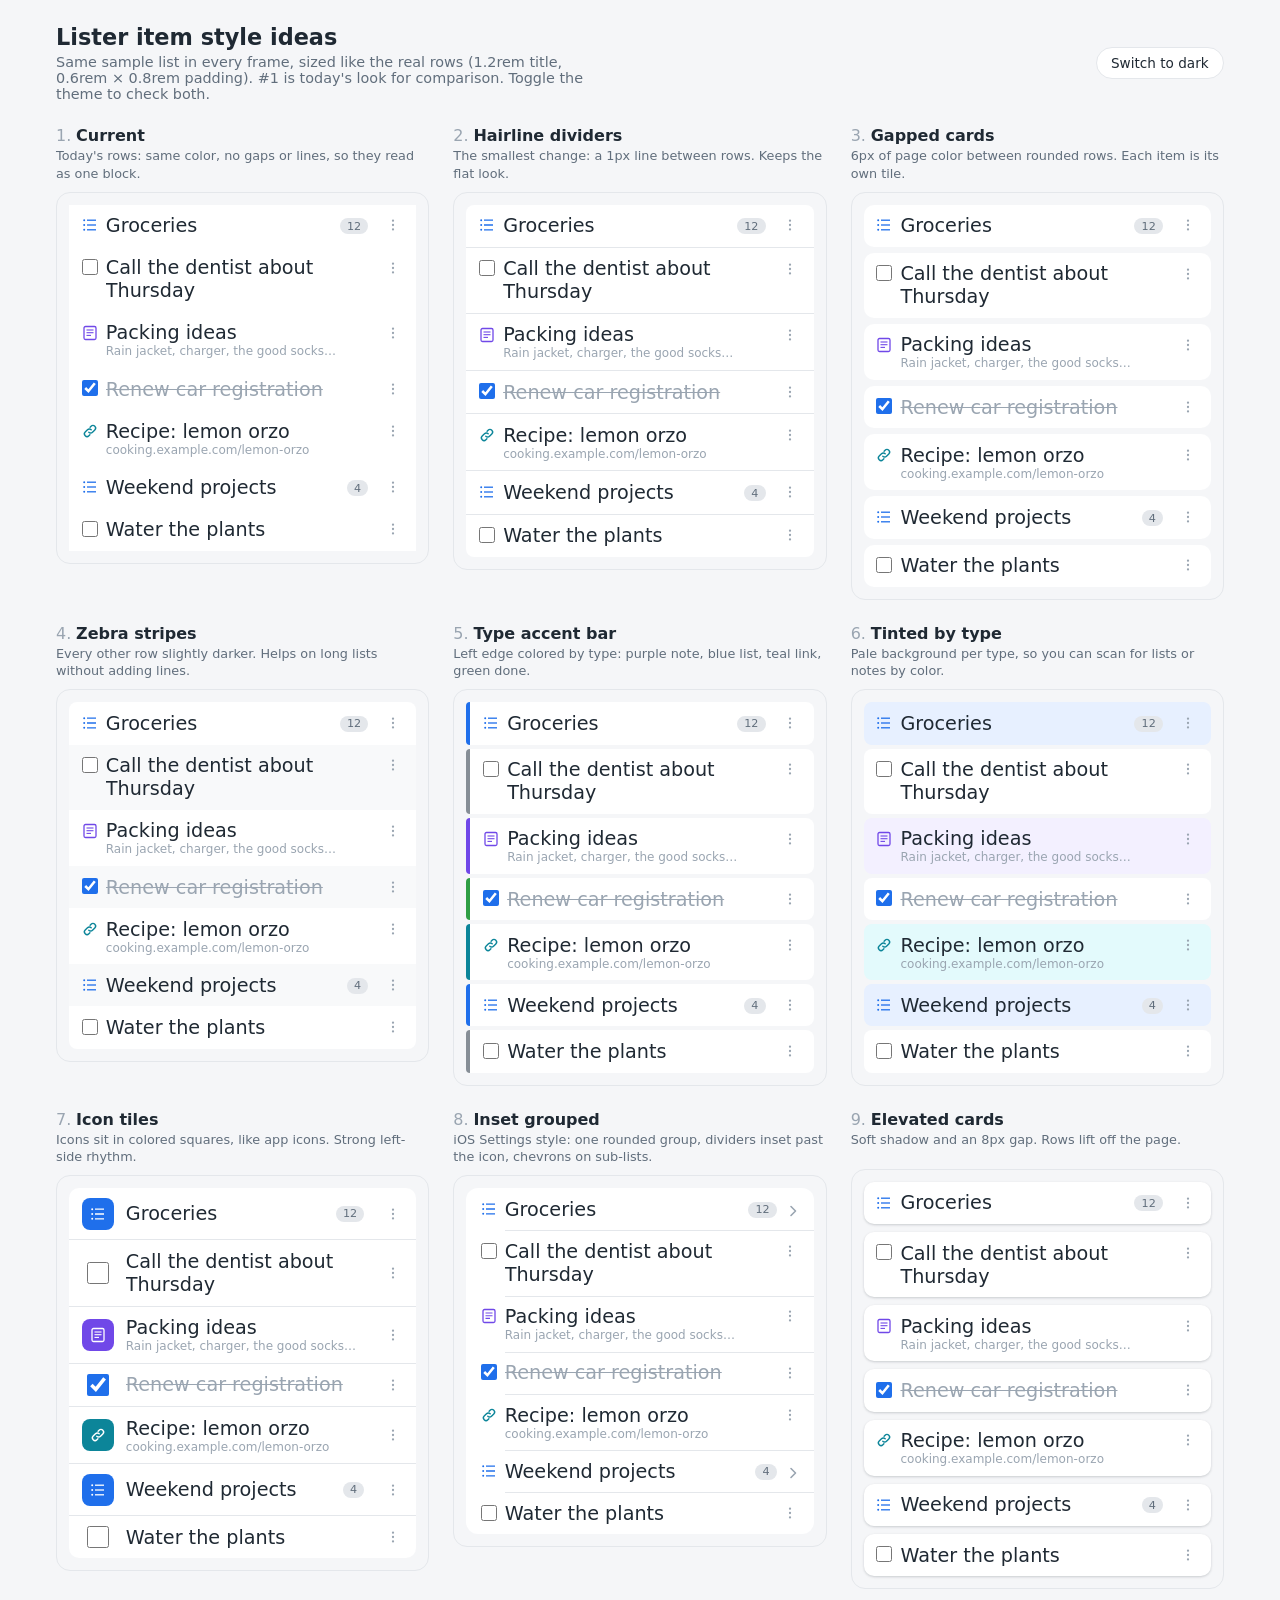
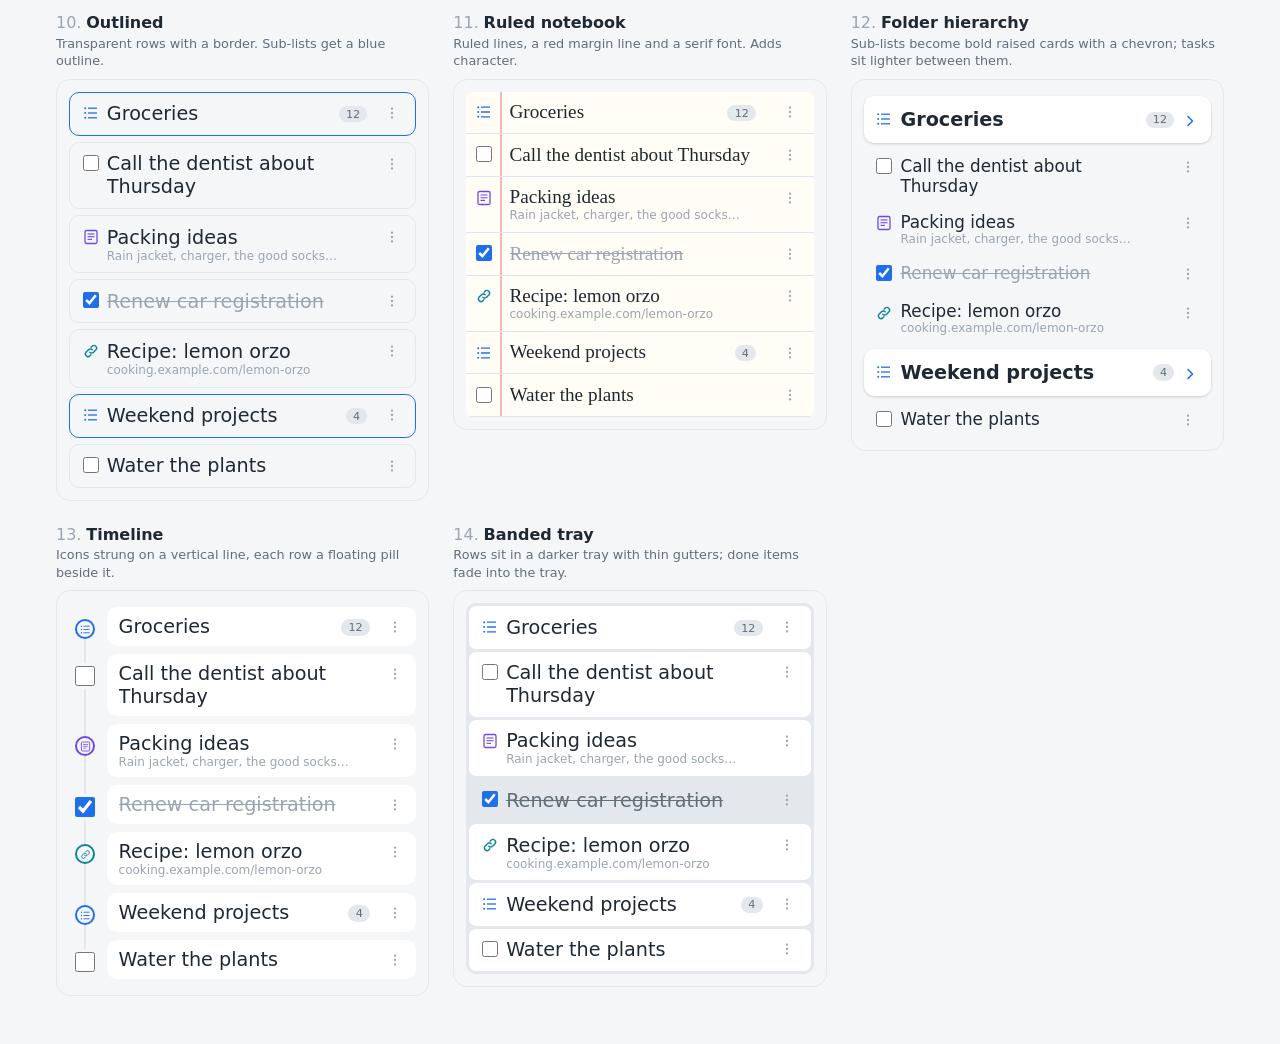
<file: mockups/item-styles.html>
<!doctype html>
<html lang="en" data-theme="light">
<head>
<meta charset="utf-8">
<meta name="viewport" content="width=device-width, initial-scale=1">
<title>Lister Item Styles</title>
<style>
:root {
    color-scheme: light;
    font-family: system-ui, -apple-system, "Segoe UI", sans-serif;
    --page: #f5f6f8;
    --frame: #f5f6f8;
    --row: #fff;
    --text: #1f2933;
    --muted: #9aa5b1;
    --soft: #616e7c;
    --line: #e4e7eb;
    --chip: #e4e7eb;
    --note: #7048e8;
    --list: #1f6feb;
    --link: #0c8599;
    --task: #868e96;
    --done: #2f9e44;
    --note-tint: #f3f0ff;
    --list-tint: #e7f0ff;
    --link-tint: #e3fafc;
    --task-tint: #fff;
    --shadow: 0 1px 3px rgba(31, 41, 51, .12), 0 1px 2px rgba(31, 41, 51, .08);
    --zebra: #f8f9fa;
    --paper: #fffdf5;
    --rule: #dbe4f0;
    --margin-rule: #f2b8b5;
}
:root[data-theme="dark"] {
    color-scheme: dark;
    --page: #11171d;
    --frame: #1f2933;
    --row: #000;
    --text: #f5f6f8;
    --muted: #7b8794;
    --soft: #9aa5b1;
    --line: #323f4b;
    --chip: #3e4c59;
    --note: #9775fa;
    --list: #4c8dff;
    --link: #3bc9db;
    --task: #adb5bd;
    --done: #51cf66;
    --note-tint: #1e1733;
    --list-tint: #0f1d33;
    --link-tint: #0b2226;
    --task-tint: #141b22;
    --shadow: 0 1px 3px rgba(0, 0, 0, .6);
    --zebra: #161d24;
    --paper: #1a1f24;
    --rule: #2a3440;
    --margin-rule: #5c2b2b;
}
* { box-sizing: border-box; }
body { margin: 0; background: var(--page); color: var(--text); }
.top {
    max-width: 1200px; margin: 0 auto; padding: 1.5rem 16px .5rem;
    display: flex; flex-wrap: wrap; align-items: center; justify-content: space-between; gap: 1rem;
}
.top h1 { margin: 0; font-size: 1.4rem; }
.top p { margin: .25rem 0 0; color: var(--soft); font-size: .9rem; max-width: 60ch; }
.toggle {
    border: 1px solid var(--line); background: var(--row); color: var(--text);
    padding: .45rem .9rem; border-radius: 999px; cursor: pointer; font: inherit; font-size: .85rem;
}
.grid {
    max-width: 1200px; margin: 0 auto; padding: 1rem 16px 3rem;
    display: grid; grid-template-columns: repeat(auto-fill, minmax(340px, 1fr)); gap: 1.5rem;
}
.card h2 { margin: 0 0 .15rem; font-size: 1rem; }
.card h2 span { color: var(--muted); font-weight: 500; margin-right: .3rem; }
.card .why { margin: 0 0 .6rem; color: var(--soft); font-size: .8rem; line-height: 1.35; min-height: 2.2em; }
.phone { background: var(--frame); border-radius: 14px; padding: 12px; border: 1px solid var(--line); }

/* ---------- shared row skeleton (mirrors the real .item / .item-main) ---------- */
.items { list-style: none; margin: 0; padding: 0; }
.item { position: relative; background: var(--row); color: var(--text); padding: .6rem .8rem; }
.item-main { display: flex; align-items: flex-start; gap: .5rem; }
.item-main > .ico, .item-main > input { margin-top: .2em; flex-shrink: 0; }
.ico { width: 16px; height: 16px; display: flex; }
.ico.note { color: var(--note); } .ico.list { color: var(--list); } .ico.link { color: var(--link); }
input[type="checkbox"] { width: 16px; height: 16px; margin: .2em 0 0; accent-color: var(--list); }
.title-group { display: flex; flex-direction: column; flex: 1; min-width: 0; }
.text { font-size: 1.2rem; display: -webkit-box; -webkit-box-orient: vertical; -webkit-line-clamp: 2; overflow: hidden; }
.preview { font-size: .75rem; color: var(--muted); white-space: nowrap; overflow: hidden; text-overflow: ellipsis; }
.item.done .text { text-decoration: line-through; color: var(--muted); }
.count { font-size: .7rem; color: var(--soft); background: var(--chip); padding: .1rem .45rem; border-radius: 999px; margin-top: .35em; flex-shrink: 0; }
.edit { color: var(--muted); width: 2.1rem; height: 2.1rem; display: flex; align-items: center; justify-content: center; flex-shrink: 0; margin: -.35rem -.4rem -.35rem 0; }
.chev { display: none; }

/* ---------- 1. current ---------- */
/* (no extra rules: rows touch, same color, no separators) */

/* ---------- 2. hairline dividers ---------- */
.s-dividers .item + .item { border-top: 1px solid var(--line); }
.s-dividers .items { border-radius: 8px; overflow: hidden; }

/* ---------- 3. gapped cards ---------- */
.s-cards .items { display: flex; flex-direction: column; gap: 6px; }
.s-cards .item { border-radius: 10px; }

/* ---------- 4. zebra ---------- */
.s-zebra .item:nth-child(even) { background: var(--zebra); }
.s-zebra .items { border-radius: 8px; overflow: hidden; }

/* ---------- 5. type accent bar ---------- */
.s-accent .items { display: flex; flex-direction: column; gap: 4px; }
.s-accent .item { border-left: 4px solid var(--task); border-radius: 4px 8px 8px 4px; }
.s-accent .item.k-note { border-left-color: var(--note); }
.s-accent .item.k-list { border-left-color: var(--list); }
.s-accent .item.k-link { border-left-color: var(--link); }
.s-accent .item.done { border-left-color: var(--done); }

/* ---------- 6. tinted by type ---------- */
.s-tint .items { display: flex; flex-direction: column; gap: 4px; }
.s-tint .item { border-radius: 8px; background: var(--task-tint); }
.s-tint .item.k-note { background: var(--note-tint); }
.s-tint .item.k-list { background: var(--list-tint); }
.s-tint .item.k-link { background: var(--link-tint); }

/* ---------- 7. icon tiles ---------- */
.s-tiles .item + .item { border-top: 1px solid var(--line); }
.s-tiles .items { border-radius: 10px; overflow: hidden; }
.s-tiles .item-main { align-items: center; gap: .75rem; }
.s-tiles .item-main > .ico, .s-tiles .item-main > input { margin-top: 0; }
.s-tiles .ico { width: 32px; height: 32px; border-radius: 8px; align-items: center; justify-content: center; color: #fff; }
.s-tiles .ico svg { width: 16px; height: 16px; }
.s-tiles .ico.note { background: var(--note); } .s-tiles .ico.list { background: var(--list); } .s-tiles .ico.link { background: var(--link); }
.s-tiles input[type="checkbox"] { width: 32px; height: 22px; }
.s-tiles .count { margin-top: 0; }

/* ---------- 8. inset grouped (iOS settings) ---------- */
.s-inset .items { border-radius: 12px; overflow: hidden; }
.s-inset .item { padding-left: 0; }
.s-inset .item-main { padding-left: .9rem; }
.s-inset .item + .item::before {
    content: ""; position: absolute; top: 0; right: 0; left: 2.4rem; border-top: 1px solid var(--line);
}
.s-inset .chev { display: flex; color: var(--muted); margin-top: .35em; }
.s-inset .item.k-list .edit { display: none; }
.s-inset .item:not(.k-list) .chev { display: none; }

/* ---------- 9. elevated ---------- */
.s-shadow .items { display: flex; flex-direction: column; gap: 8px; }
.s-shadow .item { border-radius: 10px; box-shadow: var(--shadow); }

/* ---------- 10. outlined ---------- */
.s-outline .items { display: flex; flex-direction: column; gap: 6px; }
.s-outline .item { border: 1px solid var(--line); border-radius: 10px; background: transparent; }
.s-outline .item.k-list { border-color: var(--list); }

/* ---------- 11. ruled notebook ---------- */
.s-paper .items { background: var(--paper); border-radius: 6px; overflow: hidden; position: relative; }
.s-paper .items::before { content: ""; position: absolute; top: 0; bottom: 0; left: 2.1rem; border-left: 2px solid var(--margin-rule); }
.s-paper .item { background: transparent; border-bottom: 1px solid var(--rule); padding-left: .6rem; }
.s-paper .item-main { gap: 1.1rem; }
.s-paper .text { font-family: "Iowan Old Style", "Palatino Linotype", Georgia, serif; }

/* ---------- 12. folder hierarchy (lists stand out, tasks recede) ---------- */
.s-folders .items { display: flex; flex-direction: column; gap: 2px; }
.s-folders .item { background: transparent; padding: .45rem .8rem; }
.s-folders .item.k-list { background: var(--row); border-radius: 10px; padding: .75rem .8rem; margin: 4px 0; box-shadow: var(--shadow); }
.s-folders .item.k-list .text { font-weight: 650; }
.s-folders .item.k-list .edit { display: none; }
.s-folders .item.k-list .chev { display: flex; color: var(--list); margin-top: .35em; }
.s-folders .item:not(.k-list) .text { font-size: 1.05rem; }

/* ---------- 13. timeline / connector ---------- */
.s-timeline .items { position: relative; }
.s-timeline .items::before { content: ""; position: absolute; top: 1.4rem; bottom: 1.4rem; left: 15px; border-left: 2px solid var(--line); }
.s-timeline .item { background: transparent; padding: .25rem 0 .25rem 2.4rem; }
.s-timeline .item-main { background: var(--row); border-radius: 10px; padding: .5rem .7rem; }
.s-timeline .item-main > .ico, .s-timeline .item-main > input {
    position: absolute; left: 6px; top: calc(.25rem + .75rem); margin: 0; z-index: 1;
    width: 20px; height: 20px; border-radius: 999px; background: var(--frame);
}
.s-timeline .item-main > .ico { align-items: center; justify-content: center; box-shadow: 0 0 0 2px currentColor inset; }
.s-timeline .item-main > input { outline: 3px solid var(--frame); }
.s-timeline .ico svg { width: 11px; height: 11px; }

/* (inset dividers are drawn by the ::before above; the line starts where the text does) */
/* ---------- 14. bold contrast rows (alternating with thick gaps on page color) ---------- */
.s-bands .items { display: flex; flex-direction: column; gap: 3px; background: var(--line); border-radius: 10px; overflow: hidden; padding: 3px; }
.s-bands .item { border-radius: 7px; }
.s-bands .item.done { background: transparent; }
.s-bands .item.done .text { color: var(--soft); }
</style>
</head>
<body>
<div class="top">
    <div>
        <h1>Lister item style ideas</h1>
        <p>Same sample list in every frame, sized like the real rows (1.2rem title, 0.6rem × 0.8rem padding). #1 is today's look for comparison. Toggle the theme to check both.</p>
    </div>
    <button class="toggle" id="theme">Switch to dark</button>
</div>
<div class="grid" id="grid"></div>

<script>
const ICONS = {
    note: '<svg viewBox="0 0 16 16" width="16" height="16"><rect x="2" y="1.5" width="12" height="13" rx="1.5" fill="none" stroke="currentColor" stroke-width="1.3"/><line x1="4.5" y1="5" x2="11.5" y2="5" stroke="currentColor" stroke-width="1.1"/><line x1="4.5" y1="7.7" x2="11.5" y2="7.7" stroke="currentColor" stroke-width="1.1"/><line x1="4.5" y1="10.4" x2="9" y2="10.4" stroke="currentColor" stroke-width="1.1"/></svg>',
    list: '<svg viewBox="0 0 16 16" width="16" height="16"><circle cx="2.2" cy="3.2" r="1" fill="currentColor"/><circle cx="2.2" cy="8" r="1" fill="currentColor"/><circle cx="2.2" cy="12.8" r="1" fill="currentColor"/><line x1="5" y1="3.2" x2="14" y2="3.2" stroke="currentColor" stroke-width="1.3"/><line x1="5" y1="8" x2="14" y2="8" stroke="currentColor" stroke-width="1.3"/><line x1="5" y1="12.8" x2="14" y2="12.8" stroke="currentColor" stroke-width="1.3"/></svg>',
    link: '<svg viewBox="0 0 16 16" width="16" height="16"><path d="M6.8 9.2a2.6 2.6 0 0 0 3.7 0l2.3-2.3a2.6 2.6 0 0 0-3.7-3.7l-1 1" stroke="currentColor" stroke-width="1.4" fill="none" stroke-linecap="round"/><path d="M9.2 6.8a2.6 2.6 0 0 0-3.7 0L3.2 9.1a2.6 2.6 0 0 0 3.7 3.7l1-1" stroke="currentColor" stroke-width="1.4" fill="none" stroke-linecap="round"/></svg>',
    edit: '<svg viewBox="0 0 16 16" width="14" height="14"><circle cx="8" cy="3" r="1.3" fill="currentColor"/><circle cx="8" cy="8" r="1.3" fill="currentColor"/><circle cx="8" cy="13" r="1.3" fill="currentColor"/></svg>',
    chev: '<svg viewBox="0 0 16 16" width="16" height="16"><path d="M6 3.5L10.5 8 6 12.5" fill="none" stroke="currentColor" stroke-width="1.6" stroke-linecap="round" stroke-linejoin="round"/></svg>',
};

const ITEMS = [
    { kind: "list", text: "Groceries", count: 12 },
    { kind: "task", text: "Call the dentist about Thursday" },
    { kind: "note", text: "Packing ideas", preview: "Rain jacket, charger, the good socks…" },
    { kind: "task", text: "Renew car registration", done: true },
    { kind: "link", text: "Recipe: lemon orzo", preview: "cooking.example.com/lemon-orzo" },
    { kind: "list", text: "Weekend projects", count: 4 },
    { kind: "task", text: "Water the plants" },
];

const STYLES = [
    ["current", "Current", "Today's rows: same color, no gaps or lines, so they read as one block."],
    ["dividers", "Hairline dividers", "The smallest change: a 1px line between rows. Keeps the flat look."],
    ["cards", "Gapped cards", "6px of page color between rounded rows. Each item is its own tile."],
    ["zebra", "Zebra stripes", "Every other row slightly darker. Helps on long lists without adding lines."],
    ["accent", "Type accent bar", "Left edge colored by type: purple note, blue list, teal link, green done."],
    ["tint", "Tinted by type", "Pale background per type, so you can scan for lists or notes by color."],
    ["tiles", "Icon tiles", "Icons sit in colored squares, like app icons. Strong left-side rhythm."],
    ["inset", "Inset grouped", "iOS Settings style: one rounded group, dividers inset past the icon, chevrons on sub-lists."],
    ["shadow", "Elevated cards", "Soft shadow and an 8px gap. Rows lift off the page."],
    ["outline", "Outlined", "Transparent rows with a border. Sub-lists get a blue outline."],
    ["paper", "Ruled notebook", "Ruled lines, a red margin line and a serif font. Adds character."],
    ["folders", "Folder hierarchy", "Sub-lists become bold raised cards with a chevron; tasks sit lighter between them."],
    ["timeline", "Timeline", "Icons strung on a vertical line, each row a floating pill beside it."],
    ["bands", "Banded tray", "Rows sit in a darker tray with thin gutters; done items fade into the tray."],
];

function row(it) {
    const icon = it.kind === "task"
        ? `<input type="checkbox" ${it.done ? "checked" : ""} tabindex="-1">`
        : `<span class="ico ${it.kind}">${ICONS[it.kind]}</span>`;
    return `<li class="item k-${it.kind}${it.done ? " done" : ""}">
        <div class="item-main">
            ${icon}
            <div class="title-group">
                <span class="text">${it.text}</span>
                ${it.preview ? `<span class="preview">${it.preview}</span>` : ""}
            </div>
            ${it.count ? `<span class="count">${it.count}</span>` : ""}
            <span class="chev">${ICONS.chev}</span>
            <span class="edit">${ICONS.edit}</span>
        </div>
    </li>`;
}

document.getElementById("grid").innerHTML = STYLES.map(([id, name, why], i) => `
    <section class="card s-${id}">
        <h2><span>${i + 1}.</span>${name}</h2>
        <p class="why">${why}</p>
        <div class="phone"><ul class="items">${ITEMS.map(row).join("")}</ul></div>
    </section>`).join("");

const btn = document.getElementById("theme");
const root = document.documentElement;
function setTheme(t) {
    root.dataset.theme = t;
    btn.textContent = t === "dark" ? "Switch to light" : "Switch to dark";
}
btn.onclick = () => setTheme(root.dataset.theme === "dark" ? "light" : "dark");
if (window.matchMedia && matchMedia("(prefers-color-scheme: dark)").matches) setTheme("dark");
</script>
</body>
</html>
</file>
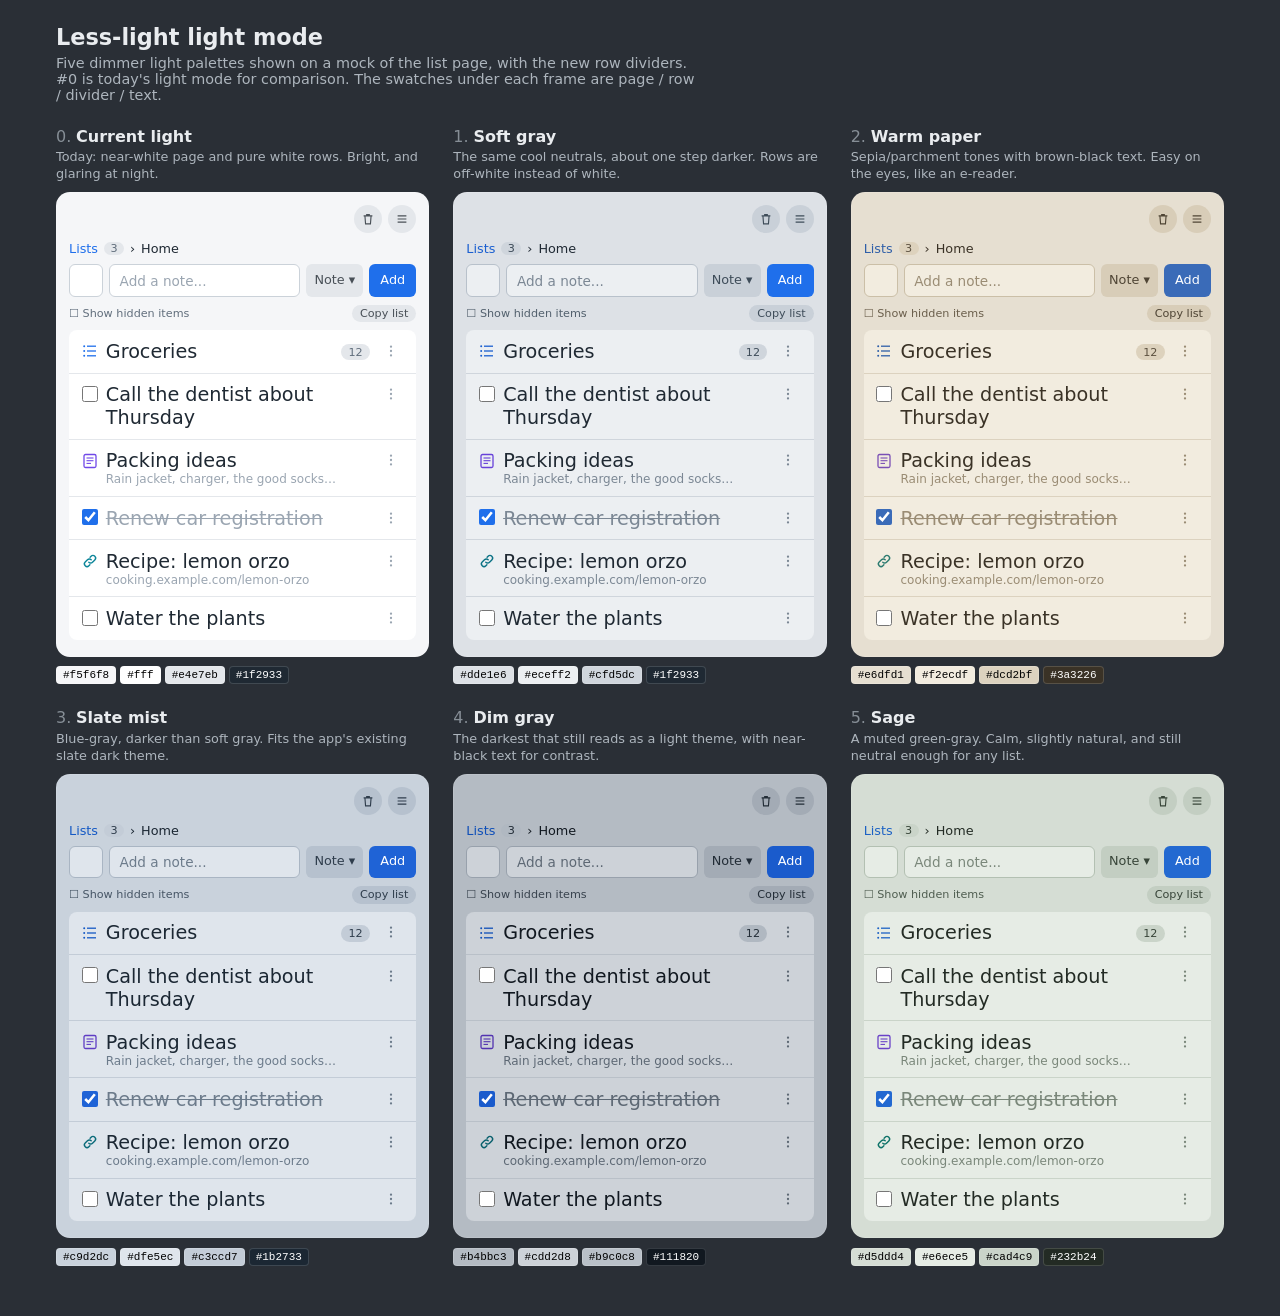
<file: mockups/light-themes.html>
<!doctype html>
<html lang="en">
<head>
<meta charset="utf-8">
<meta name="viewport" content="width=device-width, initial-scale=1">
<title>Lister Light Themes</title>
<style>
:root {
    color-scheme: light;
    font-family: system-ui, -apple-system, "Segoe UI", sans-serif;
}
* { box-sizing: border-box; }
body { margin: 0; background: #2a2f36; color: #e9ecef; }
.top { max-width: 1200px; margin: 0 auto; padding: 1.5rem 16px .5rem; }
.top h1 { margin: 0; font-size: 1.4rem; }
.top p { margin: .3rem 0 0; color: #adb5bd; font-size: .9rem; max-width: 70ch; }
.grid {
    max-width: 1200px; margin: 0 auto; padding: 1rem 16px 3rem;
    display: grid; grid-template-columns: repeat(auto-fill, minmax(340px, 1fr)); gap: 1.5rem;
}
.card h2 { margin: 0 0 .15rem; font-size: 1rem; }
.card h2 span { color: #868e96; font-weight: 500; margin-right: .3rem; }
.card .why { margin: 0 0 .6rem; color: #adb5bd; font-size: .8rem; line-height: 1.35; min-height: 2.2em; }
.swatches { display: flex; gap: 4px; margin-top: .6rem; flex-wrap: wrap; }
.swatches span {
    font: 11px ui-monospace, monospace; padding: 2px 6px; border-radius: 4px;
    border: 1px solid rgba(255, 255, 255, .15);
}

/* ---------- the mock app; every color is a variable set per theme below ---------- */
.app {
    background: var(--page); color: var(--text); border-radius: 14px; padding: 12px 12px 16px;
    border: 1px solid rgba(255, 255, 255, .1);
}
.hdr { display: flex; justify-content: flex-end; gap: 6px; }
.round { width: 28px; height: 28px; border-radius: 999px; background: var(--btn); color: var(--btn-text); display: flex; align-items: center; justify-content: center; }
.round svg { width: 14px; height: 14px; }
.crumbs { margin: 8px 0 8px; font-size: .8rem; display: flex; gap: 6px; align-items: center; }
.crumbs a { color: var(--accent); }
.crumbs .n { font-size: .7rem; padding: 0 .4rem; border-radius: 999px; background: var(--badge); color: var(--badge-text); }
.composer { display: flex; gap: 6px; }
.composer .search { width: 34px; border-radius: 6px; border: 1px solid var(--input-border); background: var(--input); }
.composer .input { flex: 1; border-radius: 6px; border: 1px solid var(--input-border); background: var(--input); color: var(--muted); padding: .45rem .6rem; font-size: .85rem; }
.composer .kind { border-radius: 6px; background: var(--btn); color: var(--btn-text); padding: .45rem .5rem; font-size: .8rem; }
.composer .add { border-radius: 6px; background: var(--accent-strong); color: #fff; padding: .45rem .7rem; font-size: .8rem; }
.subbar { display: flex; justify-content: space-between; align-items: center; margin: 8px 0; font-size: .7rem; color: var(--soft); }
.subbar .copy { background: var(--btn); color: var(--btn-text); padding: .15rem .5rem; border-radius: 999px; }

.items { list-style: none; margin: 0; padding: 0; }
.item { background: var(--row); padding: .6rem .8rem; }
.item + .item { border-top: 1px solid var(--divider); }
.item:first-child { border-radius: 8px 8px 0 0; }
.item:last-child { border-radius: 0 0 8px 8px; }
.item-main { display: flex; align-items: flex-start; gap: .5rem; }
.item-main > .ico, .item-main > input { margin-top: .2em; flex-shrink: 0; }
.ico { width: 16px; height: 16px; display: flex; }
.ico.note { color: var(--note); } .ico.list { color: var(--accent); } .ico.link { color: var(--link); }
input[type="checkbox"] { width: 16px; height: 16px; margin: .2em 0 0; accent-color: var(--accent-strong); }
.title-group { display: flex; flex-direction: column; flex: 1; min-width: 0; }
.text { font-size: 1.2rem; }
.preview { font-size: .75rem; color: var(--muted); white-space: nowrap; overflow: hidden; text-overflow: ellipsis; }
.item.done .text { text-decoration: line-through; color: var(--muted); }
.count { font-size: .7rem; color: var(--badge-text); background: var(--badge); padding: .1rem .45rem; border-radius: 999px; margin-top: .35em; }
.edit { color: var(--muted); width: 1.6rem; display: flex; justify-content: center; margin-top: .25em; }

/* ---------- themes ---------- */
.t-current {
    --page: #f5f6f8; --row: #fff; --divider: #e4e7eb; --text: #1f2933; --soft: #616e7c; --muted: #9aa5b1;
    --btn: #e4e7eb; --btn-text: #495057; --input: #fff; --input-border: #cbd2d9;
    --badge: #e4e7eb; --badge-text: #616e7c;
    --accent: #1f6feb; --accent-strong: #1f6feb; --note: #7048e8; --link: #0c8599;
}
.t-soft {
    --page: #dde1e6; --row: #eceff2; --divider: #cfd5dc; --text: #1f2933; --soft: #52606d; --muted: #7b8794;
    --btn: #c9d0d8; --btn-text: #3e4c59; --input: #eceff2; --input-border: #b8c1cb;
    --badge: #cfd5dc; --badge-text: #3e4c59;
    --accent: #1a5fd0; --accent-strong: #1f6feb; --note: #6741d9; --link: #0b7285;
}
.t-paper {
    --page: #e6dfd1; --row: #f2ecdf; --divider: #dcd2bf; --text: #3a3226; --soft: #6b5f4c; --muted: #9a8c74;
    --btn: #d8cdb8; --btn-text: #4f4535; --input: #f2ecdf; --input-border: #cbbfa7;
    --badge: #ddd2bd; --badge-text: #5c5140;
    --accent: #2f5fa8; --accent-strong: #3a6bb8; --note: #7a4fb5; --link: #2b7a6f;
}
.t-slate {
    --page: #c9d2dc; --row: #dfe5ec; --divider: #c3ccd7; --text: #1b2733; --soft: #475666; --muted: #6c7b8b;
    --btn: #b6c1ce; --btn-text: #2f3d4c; --input: #dfe5ec; --input-border: #a9b5c3;
    --badge: #c3ccd7; --badge-text: #2f3d4c;
    --accent: #1559c4; --accent-strong: #1f63d6; --note: #5f3dc4; --link: #0b6b7a;
}
.t-dim {
    --page: #b4bbc3; --row: #cdd2d8; --divider: #b9c0c8; --text: #111820; --soft: #39434e; --muted: #5d6874;
    --btn: #a3abb5; --btn-text: #222c36; --input: #cdd2d8; --input-border: #98a1ac;
    --badge: #b0b8c1; --badge-text: #222c36;
    --accent: #0f4fb8; --accent-strong: #1a5bcc; --note: #5233b0; --link: #085f6c;
}
.t-sage {
    --page: #d5ddd4; --row: #e6ece5; --divider: #cad4c9; --text: #232b24; --soft: #4f5d50; --muted: #7a877a;
    --btn: #c3cec2; --btn-text: #384539; --input: #e6ece5; --input-border: #b3c0b2;
    --badge: #cad4c9; --badge-text: #384539;
    --accent: #1d62c4; --accent-strong: #2369d1; --note: #6a42c8; --link: #0d7268;
}
</style>
</head>
<body>
<div class="top">
    <h1>Less-light light mode</h1>
    <p>Five dimmer light palettes shown on a mock of the list page, with the new row dividers. #0 is today's light mode for comparison. The swatches under each frame are page / row / divider / text.</p>
</div>
<div class="grid" id="grid"></div>

<script>
const ICONS = {
    note: '<svg viewBox="0 0 16 16" width="16" height="16"><rect x="2" y="1.5" width="12" height="13" rx="1.5" fill="none" stroke="currentColor" stroke-width="1.3"/><line x1="4.5" y1="5" x2="11.5" y2="5" stroke="currentColor" stroke-width="1.1"/><line x1="4.5" y1="7.7" x2="11.5" y2="7.7" stroke="currentColor" stroke-width="1.1"/><line x1="4.5" y1="10.4" x2="9" y2="10.4" stroke="currentColor" stroke-width="1.1"/></svg>',
    list: '<svg viewBox="0 0 16 16" width="16" height="16"><circle cx="2.2" cy="3.2" r="1" fill="currentColor"/><circle cx="2.2" cy="8" r="1" fill="currentColor"/><circle cx="2.2" cy="12.8" r="1" fill="currentColor"/><line x1="5" y1="3.2" x2="14" y2="3.2" stroke="currentColor" stroke-width="1.3"/><line x1="5" y1="8" x2="14" y2="8" stroke="currentColor" stroke-width="1.3"/><line x1="5" y1="12.8" x2="14" y2="12.8" stroke="currentColor" stroke-width="1.3"/></svg>',
    link: '<svg viewBox="0 0 16 16" width="16" height="16"><path d="M6.8 9.2a2.6 2.6 0 0 0 3.7 0l2.3-2.3a2.6 2.6 0 0 0-3.7-3.7l-1 1" stroke="currentColor" stroke-width="1.4" fill="none" stroke-linecap="round"/><path d="M9.2 6.8a2.6 2.6 0 0 0-3.7 0L3.2 9.1a2.6 2.6 0 0 0 3.7 3.7l1-1" stroke="currentColor" stroke-width="1.4" fill="none" stroke-linecap="round"/></svg>',
    dots: '<svg viewBox="0 0 16 16" width="14" height="14"><circle cx="8" cy="3" r="1.3" fill="currentColor"/><circle cx="8" cy="8" r="1.3" fill="currentColor"/><circle cx="8" cy="13" r="1.3" fill="currentColor"/></svg>',
    trash: '<svg viewBox="0 0 16 16"><path d="M3 4.5h10M6.5 4.5V3h3v1.5M4.5 4.5l.7 9h5.6l.7-9" fill="none" stroke="currentColor" stroke-width="1.3"/></svg>',
    menu: '<svg viewBox="0 0 16 16"><path d="M3 4.5h10M3 8h10M3 11.5h10" stroke="currentColor" stroke-width="1.4"/></svg>',
};

const ITEMS = [
    { kind: "list", text: "Groceries", count: 12 },
    { kind: "task", text: "Call the dentist about Thursday" },
    { kind: "note", text: "Packing ideas", preview: "Rain jacket, charger, the good socks…" },
    { kind: "task", text: "Renew car registration", done: true },
    { kind: "link", text: "Recipe: lemon orzo", preview: "cooking.example.com/lemon-orzo" },
    { kind: "task", text: "Water the plants" },
];

const THEMES = [
    ["current", "Current light", "Today: near-white page and pure white rows. Bright, and glaring at night.", ["#f5f6f8", "#fff", "#e4e7eb", "#1f2933"]],
    ["soft", "Soft gray", "The same cool neutrals, about one step darker. Rows are off-white instead of white.", ["#dde1e6", "#eceff2", "#cfd5dc", "#1f2933"]],
    ["paper", "Warm paper", "Sepia/parchment tones with brown-black text. Easy on the eyes, like an e-reader.", ["#e6dfd1", "#f2ecdf", "#dcd2bf", "#3a3226"]],
    ["slate", "Slate mist", "Blue-gray, darker than soft gray. Fits the app's existing slate dark theme.", ["#c9d2dc", "#dfe5ec", "#c3ccd7", "#1b2733"]],
    ["dim", "Dim gray", "The darkest that still reads as a light theme, with near-black text for contrast.", ["#b4bbc3", "#cdd2d8", "#b9c0c8", "#111820"]],
    ["sage", "Sage", "A muted green-gray. Calm, slightly natural, and still neutral enough for any list.", ["#d5ddd4", "#e6ece5", "#cad4c9", "#232b24"]],
];

function row(it) {
    const icon = it.kind === "task"
        ? `<input type="checkbox" ${it.done ? "checked" : ""} tabindex="-1">`
        : `<span class="ico ${it.kind}">${ICONS[it.kind]}</span>`;
    return `<li class="item${it.done ? " done" : ""}"><div class="item-main">${icon}
        <div class="title-group"><span class="text">${it.text}</span>${it.preview ? `<span class="preview">${it.preview}</span>` : ""}</div>
        ${it.count ? `<span class="count">${it.count}</span>` : ""}
        <span class="edit">${ICONS.dots}</span></div></li>`;
}

function swatch(c) {
    const dark = parseInt(c.slice(1, 3), 16) < 128;
    return `<span style="background:${c};color:${dark ? "#fff" : "#000"}">${c}</span>`;
}

document.getElementById("grid").innerHTML = THEMES.map(([id, name, why, sw], i) => `
    <section class="card">
        <h2><span>${i}.</span>${name}</h2>
        <p class="why">${why}</p>
        <div class="app t-${id}">
            <div class="hdr"><span class="round">${ICONS.trash}</span><span class="round">${ICONS.menu}</span></div>
            <div class="crumbs"><a>Lists</a><span class="n">3</span><span>›</span><span>Home</span></div>
            <div class="composer"><span class="search"></span><span class="input">Add a note...</span><span class="kind">Note ▾</span><span class="add">Add</span></div>
            <div class="subbar"><span>☐ Show hidden items</span><span class="copy">Copy list</span></div>
            <ul class="items">${ITEMS.map(row).join("")}</ul>
        </div>
        <div class="swatches">${sw.map(swatch).join("")}</div>
    </section>`).join("");
</script>
</body>
</html>
</file>
